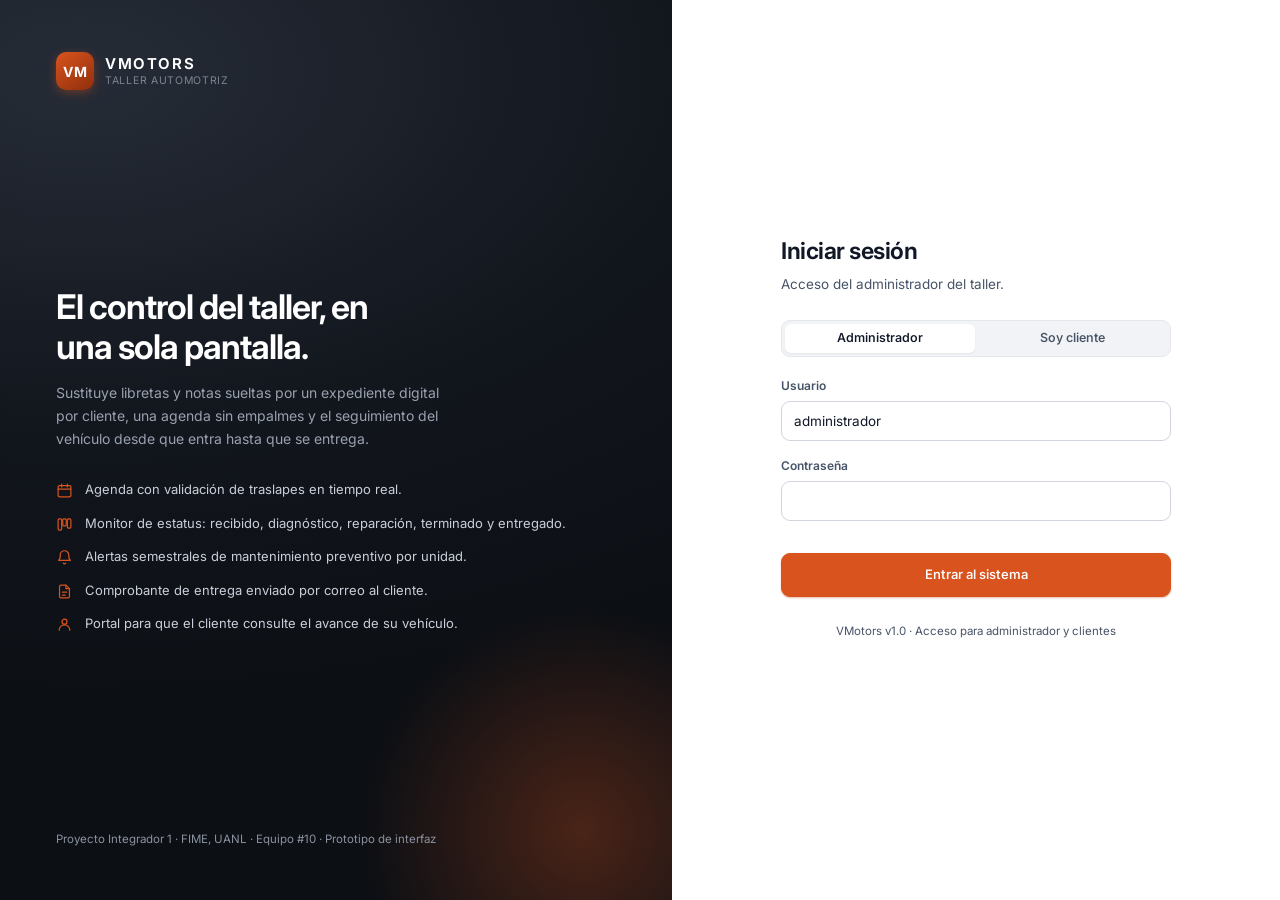
<file: frontend/login.html>
<!DOCTYPE html>
<html lang="es">
<head>
<meta charset="utf-8">
<meta name="viewport" content="width=device-width, initial-scale=1">
<title>Acceso · VMotors</title>
<link rel="icon" href="assets/img/favicon.svg">
<link rel="preconnect" href="https://fonts.googleapis.com">
<link rel="preconnect" href="https://fonts.gstatic.com" crossorigin>
<link href="https://fonts.googleapis.com/css2?family=Inter:wght@400;500;600;700&family=JetBrains+Mono:wght@500;600&display=swap" rel="stylesheet">
<link rel="stylesheet" href="assets/css/styles.css">
</head>
<body>
<div class="login-wrap">

  <aside class="login-aside">
    <div class="row" style="gap:11px">
      <div class="brand-mark">VM</div>
      <div class="brand-text">
        <span class="brand-name">VMOTORS</span>
        <span class="brand-sub">Taller automotriz</span>
      </div>
    </div>

    <div style="position:relative;z-index:1">
      <h2>El control del taller, en una sola pantalla.</h2>
      <p>Sustituye libretas y notas sueltas por un expediente digital por cliente, una agenda sin empalmes y el seguimiento del vehículo desde que entra hasta que se entrega.</p>

      <div class="login-feats">
        <div class="login-feat"><span data-icon="agenda"></span>
          <span>Agenda con validación de traslapes en tiempo real.</span></div>
        <div class="login-feat"><span data-icon="taller"></span>
          <span>Monitor de estatus: recibido, diagnóstico, reparación, terminado y entregado.</span></div>
        <div class="login-feat"><span data-icon="alertas"></span>
          <span>Alertas semestrales de mantenimiento preventivo por unidad.</span></div>
        <div class="login-feat"><span data-icon="ordenes"></span>
          <span>Comprobante de entrega enviado por correo al cliente.</span></div>
        <div class="login-feat"><span data-icon="usuario"></span>
          <span>Portal para que el cliente consulte el avance de su vehículo.</span></div>
      </div>
    </div>

    <div class="dim" style="font-size:11.5px;position:relative;z-index:1">
      Proyecto Integrador 1 · FIME, UANL · Equipo #10 · Prototipo de interfaz
    </div>
  </aside>

  <section class="login-panel">
    <div class="login-card">
      <h1>Iniciar sesión</h1>
      <p id="sub-login">Acceso del administrador del taller.</p>

      <div class="seg" id="tabs-acceso" style="width:100%;margin-bottom:20px">
        <button type="button" class="is-active" data-tab="admin" style="flex:1">Administrador</button>
        <button type="button" data-tab="cliente" style="flex:1">Soy cliente</button>
      </div>

      <form class="stack" style="gap:16px" id="form-login">
        <div class="field">
          <label>Usuario</label>
          <input class="input" id="in-usuario" value="administrador" autocomplete="username" required>
        </div>
        <div class="field">
          <label>Contraseña</label>
          <input class="input" id="in-contrasena" type="password" autocomplete="current-password" required>
        </div>
        <div id="aviso-login"></div>
        <button class="btn btn-primary" type="submit" style="height:44px" id="btn-entrar">Entrar al sistema</button>
      </form>

      <form class="stack" style="gap:16px" id="form-cliente" hidden>
        <div class="field">
          <label>Placas de tu vehículo</label>
          <input class="input mono" id="in-placas" placeholder="ABC-123-D" autocomplete="off"
                 style="text-transform:uppercase" required>
        </div>
        <div class="field">
          <label>Teléfono registrado</label>
          <input class="input" id="in-telefono" type="tel" inputmode="tel" placeholder="81 1234 5678"
                 autocomplete="tel" required>
          <span class="hint">El mismo que diste al dejar tu vehículo en el taller.</span>
        </div>
        <div id="aviso-cliente"></div>
        <button class="btn btn-primary" type="submit" style="height:44px" id="btn-cliente">Consultar mi vehículo</button>
      </form>

      <p class="dim tcenter" style="font-size:11.5px;margin-top:26px">
        VMotors v1.0 · Acceso para administrador y clientes
      </p>
    </div>
  </section>

</div>

<script src="assets/js/data.js"></script>
<script src="assets/js/app.js"></script>
<script>
/* Pestañas Administrador / Cliente (?cliente abre directo la segunda) */
function mostrarAcceso(tab) {
  document.querySelectorAll("#tabs-acceso button").forEach(b => b.classList.toggle("is-active", b.dataset.tab === tab));
  document.getElementById("form-login").hidden = tab !== "admin";
  document.getElementById("form-cliente").hidden = tab !== "cliente";
  document.getElementById("sub-login").textContent = tab === "admin"
    ? "Acceso del administrador del taller."
    : "Consulta en qué etapa va tu vehículo, tu historial de servicios y tus comprobantes.";
}
document.getElementById("tabs-acceso").addEventListener("click", (e) => {
  const b = e.target.closest("button");
  if (b) mostrarAcceso(b.dataset.tab);
});
if (new URLSearchParams(location.search).has("cliente")) mostrarAcceso("cliente");

document.getElementById("form-cliente").addEventListener("submit", async (e) => {
  e.preventDefault();
  const aviso = document.getElementById("aviso-cliente");
  const btn = document.getElementById("btn-cliente");
  aviso.innerHTML = "";
  btn.disabled = true;
  btn.textContent = "Buscando…";
  try {
    const r = await fetch("/api/portal/login", {
      method: "POST",
      credentials: "same-origin",
      headers: { "Content-Type": "application/json" },
      body: JSON.stringify({
        placas: document.getElementById("in-placas").value.trim(),
        telefono: document.getElementById("in-telefono").value.trim(),
      }),
    });
    const data = await r.json();
    if (data.ok) { window.location.href = "portal.html"; return; }
    const msg = r.status === 429 ? data.detail : (data.error || "Datos incorrectos.");
    aviso.innerHTML = `<div class="alert alert-danger">${icon("alerta")}<div>${msg}</div></div>`;
  } catch {
    aviso.innerHTML = `<div class="alert alert-danger">${icon("alerta")}<div>No fue posible conectar con el servidor.</div></div>`;
  } finally {
    btn.disabled = false;
    btn.textContent = "Consultar mi vehículo";
  }
});

document.getElementById("form-login").addEventListener("submit", async (e) => {
  e.preventDefault();
  const usuario = document.getElementById("in-usuario").value.trim();
  const contrasena = document.getElementById("in-contrasena").value;
  const aviso = document.getElementById("aviso-login");
  const btn = document.getElementById("btn-entrar");
  aviso.innerHTML = "";
  btn.disabled = true;
  btn.textContent = "Verificando…";
  try {
    const r = await fetch("/api/auth/login", {
      method: "POST",
      credentials: "same-origin",
      headers: { "Content-Type": "application/json" },
      body: JSON.stringify({ usuario, contrasena }),
    });
    const data = await r.json();
    if (data.ok) {
      window.location.href = "index.html";
      return;
    }
    aviso.innerHTML = `<div class="alert alert-danger"><span data-icon="alerta"></span><div>${data.error || "Usuario o contraseña incorrectos."}</div></div>`;
    initIcons(aviso);
  } catch (err) {
    aviso.innerHTML = `<div class="alert alert-danger"><span data-icon="alerta"></span><div>No fue posible conectar con el servidor.</div></div>`;
    initIcons(aviso);
  } finally {
    btn.disabled = false;
    btn.textContent = "Entrar al sistema";
  }
});
</script>
</body>
</html>
</file>
<file: frontend/assets/css/styles.css>
/* ==========================================================================
   VMotors - Sistema de Gestion para Taller Automotriz
   Hoja de estilos unica del prototipo visual (mockup estatico)
   ========================================================================== */

/* --------------------------------------------------------------------------
   1. Tokens de diseno
   -------------------------------------------------------------------------- */
:root {
  /* Superficies e ink */
  --bg:             #f4f5f7;
  --surface:        #ffffff;
  --surface-2:      #fafbfc;
  --surface-3:      #f1f3f6;
  --border:         #e4e7ec;
  --border-strong:  #d0d5dd;
  --ink:            #101828;
  --ink-2:          #475467;
  --ink-3:          #8a91a0;

  /* Marca */
  --nav:            #12161d;
  --nav-2:          #1b2029;
  --nav-ink:        #c9cfda;
  --accent:         #d9531e;
  --accent-dark:    #b8410f;
  --accent-weak:    #fdf1ea;

  /* Serie de datos (paleta validada) */
  --series-1:       #2a78d6;
  --series-1-weak:  #cde2fb;
  --grid:           #eceef2;

  /* Estados del taller */
  --st-pendiente:   #667085;
  --st-recibido:    #2a78d6;
  --st-diagnostico: #4a3aa7;
  --st-reparacion:  #eb6834;
  --st-terminado:   #008300;
  --st-entregado:   #344054;

  /* Semaforo */
  --good:           #0ca30c;
  --warning:        #fab219;
  --serious:        #ec835a;
  --critical:       #d03b3b;

  /* Geometria */
  --r-sm: 6px;
  --r:    10px;
  --r-lg: 14px;
  --shadow-xs: 0 1px 2px rgba(16, 24, 40, .05);
  --shadow-sm: 0 1px 3px rgba(16, 24, 40, .07), 0 1px 2px rgba(16, 24, 40, .04);
  --shadow-md: 0 8px 24px rgba(16, 24, 40, .09), 0 2px 6px rgba(16, 24, 40, .05);
  --shadow-lg: 0 24px 60px rgba(16, 24, 40, .18);
  --sidebar-w: 250px;
  --topbar-h: 66px;

  --font: "Inter", -apple-system, BlinkMacSystemFont, "Segoe UI", Roboto, Helvetica, Arial, sans-serif;
  --mono: "JetBrains Mono", ui-monospace, SFMono-Regular, Menlo, Consolas, monospace;
}

/* --------------------------------------------------------------------------
   2. Reset
   -------------------------------------------------------------------------- */
*, *::before, *::after { box-sizing: border-box; }
html, body { height: 100%; }
body { overflow-x: hidden; }
body {
  margin: 0;
  background: var(--bg);
  color: var(--ink);
  font-family: var(--font);
  font-size: 14px;
  line-height: 1.5;
  -webkit-font-smoothing: antialiased;
  text-rendering: optimizeLegibility;
}
h1, h2, h3, h4, p, figure { margin: 0; }
[hidden] { display: none !important; }
a { color: inherit; text-decoration: none; }
button, input, select, textarea { font: inherit; color: inherit; }
img, svg { vertical-align: middle; }
table { border-collapse: collapse; width: 100%; }
::selection { background: var(--accent-weak); }

/* Scrollbars discretas */
::-webkit-scrollbar { width: 10px; height: 10px; }
::-webkit-scrollbar-thumb { background: #d3d7de; border-radius: 8px; border: 3px solid transparent; background-clip: content-box; }
::-webkit-scrollbar-thumb:hover { background: #b9bfc9; background-clip: content-box; }
::-webkit-scrollbar-track { background: transparent; }

/* --------------------------------------------------------------------------
   3. Layout general
   -------------------------------------------------------------------------- */
.layout { display: flex; min-height: 100vh; }

.sidebar {
  width: var(--sidebar-w);
  flex: 0 0 var(--sidebar-w);
  background: var(--nav);
  color: var(--nav-ink);
  display: flex;
  flex-direction: column;
  position: sticky;
  top: 0;
  height: 100vh;
}
.main {
  flex: 1 1 auto;
  min-width: 0;
  display: flex;
  flex-direction: column;
}
.content {
  padding: 26px 30px 56px;
  flex: 1 1 auto;
  max-width: 1560px;
  width: 100%;
}

/* --------------------------------------------------------------------------
   4. Sidebar
   -------------------------------------------------------------------------- */
.brand {
  display: flex;
  align-items: center;
  gap: 11px;
  padding: 20px 18px 18px;
  border-bottom: 1px solid rgba(255,255,255,.07);
}
.brand-mark {
  width: 38px; height: 38px;
  border-radius: 10px;
  background: linear-gradient(145deg, var(--accent) 0%, #8f2f0c 100%);
  display: grid; place-items: center;
  color: #fff;
  font-weight: 700;
  font-size: 14px;
  letter-spacing: .5px;
  box-shadow: 0 3px 10px rgba(217, 83, 30, .35);
  flex: 0 0 auto;
}
.brand-text { display: flex; flex-direction: column; line-height: 1.2; }
.brand-name { color: #fff; font-weight: 650; font-size: 15px; letter-spacing: 1.6px; }
.brand-sub { font-size: 10.5px; color: #7c8494; letter-spacing: .7px; text-transform: uppercase; margin-top: 2px; }

.nav { padding: 14px 12px; overflow-y: auto; flex: 1 1 auto; }
.nav-group { margin-bottom: 18px; }
.nav-label {
  font-size: 10px; font-weight: 650; letter-spacing: 1.1px;
  text-transform: uppercase; color: #626b7c;
  padding: 0 10px 8px;
}
.nav-item {
  display: flex; align-items: center; gap: 11px;
  padding: 9px 10px;
  border-radius: 8px;
  color: var(--nav-ink);
  font-size: 13.5px;
  font-weight: 500;
  position: relative;
  transition: background .14s ease, color .14s ease;
}
.nav-item + .nav-item { margin-top: 2px; }
.nav-item svg { width: 17px; height: 17px; flex: 0 0 auto; opacity: .72; }
.nav-item:hover { background: rgba(255,255,255,.055); color: #fff; }
.nav-item:hover svg { opacity: 1; }
.nav-item.is-active { background: rgba(255,255,255,.09); color: #fff; }
.nav-item.is-active svg { opacity: 1; color: var(--accent); }
.nav-item.is-active::before {
  content: ""; position: absolute; left: -12px; top: 50%; transform: translateY(-50%);
  width: 3px; height: 20px; border-radius: 0 3px 3px 0; background: var(--accent);
}
.nav-badge {
  margin-left: auto;
  background: rgba(255,255,255,.1);
  color: #fff;
  font-size: 10.5px; font-weight: 650;
  padding: 1px 7px; border-radius: 20px;
  font-variant-numeric: tabular-nums;
}
.nav-badge.is-alert { background: rgba(208,59,59,.9); }

.sidebar-foot {
  border-top: 1px solid rgba(255,255,255,.07);
  padding: 14px 18px 16px;
  font-size: 11px;
  color: #626b7c;
  display: flex; justify-content: space-between; align-items: center;
}
.sidebar-foot a:hover { color: #fff; }
.side-logout {
  display: inline-flex; align-items: center; gap: 8px;
  color: var(--nav-ink, #c4cad4); font-size: 12.5px; font-weight: 550;
  padding: 7px 10px; margin-left: -10px; border-radius: 8px; text-decoration: none;
}
.side-logout svg { width: 16px; height: 16px; }
.side-logout:hover { background: rgba(255,255,255,.07); }

/* --------------------------------------------------------------------------
   5. Topbar
   -------------------------------------------------------------------------- */
.topbar {
  height: var(--topbar-h);
  flex: 0 0 var(--topbar-h);
  background: rgba(255,255,255,.88);
  backdrop-filter: saturate(180%) blur(10px);
  border-bottom: 1px solid var(--border);
  display: flex; align-items: center; gap: 18px;
  padding: 0 30px;
  position: sticky; top: 0; z-index: 40;
}
.topbar-titles { min-width: 0; }
.topbar h1 { font-size: 17px; font-weight: 650; letter-spacing: -.2px; overflow: hidden; text-overflow: ellipsis; white-space: nowrap; }
.topbar .crumb { font-size: 11.5px; color: var(--ink-3); letter-spacing: .2px; overflow: hidden; text-overflow: ellipsis; white-space: nowrap; }
.topbar-spacer { flex: 1 1 auto; }

/* Boton de menu: solo existe visualmente bajo los 900px (ver media query) */
.nav-toggle {
  display: none;
  width: 38px; height: 38px; flex: 0 0 auto;
  align-items: center; justify-content: center;
  border: 1px solid var(--border); border-radius: 9px;
  background: var(--surface); color: var(--ink-2); cursor: pointer;
}
.nav-toggle svg { width: 18px; height: 18px; }

.sidebar-backdrop {
  display: none;
  position: fixed; inset: 0; z-index: 105;
  background: rgba(16,24,40,.45);
}
.sidebar-backdrop.is-open { display: block; animation: fadeIn .15s ease both; }

.search {
  position: relative; width: 280px;
}
.search input {
  width: 100%;
  height: 38px;
  border: 1px solid var(--border);
  background: var(--surface-2);
  border-radius: 9px;
  padding: 0 12px 0 36px;
  font-size: 13px;
  outline: none;
  transition: border-color .15s, box-shadow .15s, background .15s;
}
.search input::placeholder { color: var(--ink-3); }
.search input:focus { border-color: var(--accent); background: #fff; box-shadow: 0 0 0 3px rgba(217,83,30,.12); }
.search svg { position: absolute; left: 12px; top: 50%; transform: translateY(-50%); width: 15px; height: 15px; color: var(--ink-3); }

.topbar-chip {
  display: inline-flex; align-items: center; gap: 8px;
  height: 38px; padding: 0 13px;
  border: 1px solid var(--border);
  border-radius: 9px;
  background: var(--surface);
  font-size: 12.5px; color: var(--ink-2); font-weight: 500;
  white-space: nowrap;
}
.topbar-chip svg { width: 15px; height: 15px; color: var(--ink-3); }

.avatar {
  width: 36px; height: 36px; border-radius: 50%;
  background: var(--nav); color: #fff;
  display: grid; place-items: center;
  font-size: 12px; font-weight: 650; letter-spacing: .3px;
}
.user-chip { display: flex; align-items: center; gap: 10px; }
.user-chip .u-name { font-size: 13px; font-weight: 600; line-height: 1.15; }
.user-chip .u-role { font-size: 11px; color: var(--ink-3); line-height: 1.15; }
.user-chip .top-logout { margin-left: 6px; gap: 6px; text-decoration: none; }
.user-chip .top-logout svg { width: 15px; height: 15px; }

/* --------------------------------------------------------------------------
   6. Encabezado de pagina y utilidades
   -------------------------------------------------------------------------- */
.page-head {
  display: flex; align-items: flex-end; justify-content: space-between;
  gap: 20px; margin-bottom: 20px; flex-wrap: wrap;
}
.page-head h2 { font-size: 21px; font-weight: 650; letter-spacing: -.35px; }
.page-head p { color: var(--ink-2); font-size: 13px; margin-top: 3px; max-width: 70ch; }
.page-actions { display: flex; gap: 9px; flex-wrap: wrap; }

.grid { display: grid; gap: 16px; }
.g-2 { grid-template-columns: repeat(2, minmax(0,1fr)); }
.g-3 { grid-template-columns: repeat(3, minmax(0,1fr)); }
.g-4 { grid-template-columns: repeat(4, minmax(0,1fr)); }
.g-main { grid-template-columns: minmax(0, 1.85fr) minmax(0, 1fr); }
.g-side { grid-template-columns: minmax(0, 1fr) minmax(0, 1.6fr); }
.stack { display: flex; flex-direction: column; gap: 16px; }
.row { display: flex; align-items: center; gap: 10px; }
.row-between { display: flex; align-items: center; justify-content: space-between; gap: 12px; }
.mt-16 { margin-top: 16px; }
.mt-24 { margin-top: 24px; }
.muted { color: var(--ink-2); }
.dim { color: var(--ink-3); }
.num { font-variant-numeric: tabular-nums; }
.mono { font-family: var(--mono); font-size: 12.5px; letter-spacing: -.2px; }
.nowrap { white-space: nowrap; }
.tright { text-align: right; }
.tcenter { text-align: center; }

/* --------------------------------------------------------------------------
   7. Card
   -------------------------------------------------------------------------- */
.card {
  background: var(--surface);
  border: 1px solid var(--border);
  border-radius: var(--r-lg);
  box-shadow: var(--shadow-xs);
  overflow: hidden;
}
.card-head {
  padding: 16px 18px;
  border-bottom: 1px solid var(--border);
  display: flex; align-items: center; justify-content: space-between; gap: 12px;
}
.card-head h3 { font-size: 14.5px; font-weight: 650; letter-spacing: -.1px; }
.card-head .sub { font-size: 12px; color: var(--ink-3); margin-top: 2px; }
.card-body { padding: 18px; }
.card-body.tight { padding: 0; }
.card-foot {
  padding: 12px 18px;
  border-top: 1px solid var(--border);
  background: var(--surface-2);
  display: flex; align-items: center; justify-content: space-between; gap: 12px;
  font-size: 12.5px; color: var(--ink-2);
}

/* --------------------------------------------------------------------------
   8. KPI tiles
   -------------------------------------------------------------------------- */
.kpi {
  background: var(--surface);
  border: 1px solid var(--border);
  border-radius: var(--r-lg);
  padding: 17px 18px 16px;
  box-shadow: var(--shadow-xs);
  position: relative;
  overflow: hidden;
}
.kpi::after {
  content: ""; position: absolute; inset: 0 auto 0 0; width: 3px;
  background: var(--kpi-accent, var(--border-strong));
}
.kpi-label {
  font-size: 10.5px; font-weight: 650; letter-spacing: 1px;
  text-transform: uppercase; color: var(--ink-3);
  display: flex; align-items: center; gap: 7px;
}
.kpi-value {
  font-size: 30px; font-weight: 660; letter-spacing: -1px;
  font-variant-numeric: tabular-nums;
  margin-top: 9px; line-height: 1.05;
}
.kpi-value .unit { font-size: 15px; font-weight: 550; color: var(--ink-3); letter-spacing: 0; margin-left: 3px; }
.kpi-foot { margin-top: 9px; font-size: 12px; color: var(--ink-2); display: flex; align-items: center; gap: 7px; }
.delta { display: inline-flex; align-items: center; gap: 3px; font-weight: 600; font-size: 11.5px; }
.delta.up { color: #0a7a0a; }
.delta.down { color: var(--critical); }
.delta svg { width: 12px; height: 12px; }

/* --------------------------------------------------------------------------
   9. Botones
   -------------------------------------------------------------------------- */
.btn {
  display: inline-flex; align-items: center; justify-content: center; gap: 7px;
  height: 38px; padding: 0 15px;
  border-radius: 9px;
  border: 1px solid var(--border-strong);
  background: var(--surface);
  color: var(--ink);
  font-size: 13px; font-weight: 550;
  cursor: pointer;
  white-space: nowrap;
  transition: background .14s, border-color .14s, box-shadow .14s, transform .05s;
  box-shadow: var(--shadow-xs);
}
.btn svg { width: 15px; height: 15px; }
.btn:hover { background: var(--surface-3); }
.btn:active { transform: translateY(1px); }
.btn-primary {
  background: var(--accent); border-color: var(--accent); color: #fff;
  box-shadow: 0 1px 2px rgba(184,65,15,.35);
}
.btn-primary:hover { background: var(--accent-dark); border-color: var(--accent-dark); }
.btn-dark { background: var(--nav); border-color: var(--nav); color: #fff; }
.btn-dark:hover { background: #232a35; border-color: #232a35; }
.btn-ghost { background: transparent; border-color: transparent; box-shadow: none; color: var(--ink-2); }
.btn-ghost:hover { background: var(--surface-3); color: var(--ink); }
.btn-sm { height: 32px; padding: 0 11px; font-size: 12.5px; border-radius: 8px; }
.btn-icon { width: 34px; padding: 0; }
.btn[disabled], .btn.is-disabled { opacity: .5; cursor: not-allowed; }

/* --------------------------------------------------------------------------
   10. Pills / badges
   -------------------------------------------------------------------------- */
.pill {
  display: inline-flex; align-items: center; gap: 6px;
  padding: 3px 9px 3px 7px;
  border-radius: 20px;
  font-size: 11.5px; font-weight: 600;
  border: 1px solid transparent;
  white-space: nowrap;
  line-height: 1.45;
}
.pill svg { width: 12px; height: 12px; }
.pill .dot { width: 6px; height: 6px; border-radius: 50%; background: currentColor; flex: 0 0 auto; }
.pill-plain { padding: 3px 9px; }

.st-pendiente   { color: #414b5c; background: #f1f2f4; border-color: #e1e4e9; }
.st-recibido    { color: #1b5cab; background: #eaf2fd; border-color: #d5e5fa; }
.st-diagnostico { color: #3b2e86; background: #eeecfa; border-color: #dedaf5; }
.st-reparacion  { color: #a83f14; background: #fdf0ea; border-color: #f8ded1; }
.st-terminado   { color: #056605; background: #e8f6e8; border-color: #d3ecd3; }
.st-entregado   { color: #344054; background: #eef0f3; border-color: #e0e4ea; }
.st-cancelada   { color: #a02a2a; background: #fceded; border-color: #f7dada; }
.st-agendada    { color: #1b5cab; background: #eaf2fd; border-color: #d5e5fa; }
.st-atendida    { color: #056605; background: #e8f6e8; border-color: #d3ecd3; }
.st-neutral     { color: var(--ink-2); background: var(--surface-3); border-color: var(--border); }
.st-warn        { color: #8a5a00; background: #fdf5e3; border-color: #f7e7c2; }
.st-critical    { color: #a02a2a; background: #fceded; border-color: #f7dada; }

/* --------------------------------------------------------------------------
   11. Tablas
   -------------------------------------------------------------------------- */
.table-wrap { overflow-x: auto; }
table.tbl { font-size: 13px; }
table.tbl thead th {
  position: sticky; top: 0; z-index: 2;
  background: var(--surface-2);
  text-align: left;
  font-size: 10.5px; font-weight: 650; letter-spacing: .9px; text-transform: uppercase;
  color: var(--ink-3);
  padding: 10px 16px;
  border-bottom: 1px solid var(--border);
  white-space: nowrap;
}
table.tbl tbody td {
  padding: 12px 16px;
  border-bottom: 1px solid var(--border);
  vertical-align: middle;
}
table.tbl tbody tr:last-child td { border-bottom: none; }
table.tbl tbody tr { transition: background .12s; }
table.tbl tbody tr:hover { background: var(--surface-2); }
table.tbl .cell-strong { font-weight: 600; }
table.tbl .cell-sub { font-size: 11.5px; color: var(--ink-3); margin-top: 1px; }
table.tbl td.actions { text-align: right; white-space: nowrap; }
.plate {
  display: inline-block;
  font-family: var(--mono);
  font-size: 12px; font-weight: 600; letter-spacing: .6px;
  background: var(--surface-3);
  border: 1px solid var(--border-strong);
  border-radius: 5px;
  padding: 2px 7px;
  color: var(--ink);
  white-space: nowrap;
}
.folio { font-family: var(--mono); font-size: 12.5px; font-weight: 600; color: var(--ink-2); }

.person { display: flex; align-items: center; gap: 10px; }
.person .av {
  width: 32px; height: 32px; border-radius: 50%;
  background: var(--surface-3); color: var(--ink-2);
  display: grid; place-items: center;
  font-size: 11px; font-weight: 650; letter-spacing: .2px;
  border: 1px solid var(--border);
  flex: 0 0 auto;
}

/* Barra de herramientas de tabla */
.toolbar {
  display: flex; align-items: center; gap: 10px; flex-wrap: wrap;
  padding: 14px 18px;
  border-bottom: 1px solid var(--border);
  background: var(--surface);
}
.toolbar .search { width: 260px; }
.seg {
  display: inline-flex; background: var(--surface-3);
  border: 1px solid var(--border); border-radius: 9px; padding: 3px; gap: 2px;
}
.seg button {
  border: 0; background: transparent; border-radius: 6px;
  padding: 5px 11px; font-size: 12.5px; font-weight: 550; color: var(--ink-2);
  cursor: pointer; transition: background .12s, color .12s;
}
.seg button:hover { color: var(--ink); }
.seg button.is-active { background: var(--surface); color: var(--ink); box-shadow: var(--shadow-xs); }
.seg button:disabled { color: var(--ink-3); opacity: .55; cursor: not-allowed; }
.seg button:disabled:hover { color: var(--ink-3); }

.pagination { display: flex; align-items: center; gap: 4px; }
.pagination button {
  min-width: 30px; height: 30px; padding: 0 8px;
  border: 1px solid var(--border); background: var(--surface);
  border-radius: 7px; font-size: 12.5px; cursor: pointer; color: var(--ink-2);
}
.pagination button:hover { background: var(--surface-3); }
.pagination button.is-active { background: var(--nav); border-color: var(--nav); color: #fff; font-weight: 600; }
.pagination button:disabled { opacity: .4; cursor: not-allowed; }
.pagination button:disabled:hover { background: var(--surface); }

/* --------------------------------------------------------------------------
   12. Formularios
   -------------------------------------------------------------------------- */
.field { display: flex; flex-direction: column; gap: 6px; }
.field > label {
  font-size: 12px; font-weight: 600; color: var(--ink-2);
  display: flex; align-items: center; gap: 5px;
}
.req { color: var(--accent); font-weight: 700; }
.input, .select, .textarea {
  width: 100%;
  border: 1px solid var(--border-strong);
  background: var(--surface);
  border-radius: 9px;
  padding: 0 12px;
  height: 40px;
  font-size: 13.5px;
  outline: none;
  transition: border-color .15s, box-shadow .15s;
}
.textarea { height: auto; padding: 10px 12px; resize: vertical; min-height: 90px; line-height: 1.55; }
.input:focus, .select:focus, .textarea:focus {
  border-color: var(--accent);
  box-shadow: 0 0 0 3px rgba(217,83,30,.12);
}
.input::placeholder, .textarea::placeholder { color: #a8aebb; }
.select {
  appearance: none;
  background-image: url("data:image/svg+xml;utf8,<svg xmlns='http://www.w3.org/2000/svg' width='16' height='16' viewBox='0 0 24 24' fill='none' stroke='%238a91a0' stroke-width='2.2' stroke-linecap='round' stroke-linejoin='round'><polyline points='6 9 12 15 18 9'/></svg>");
  background-repeat: no-repeat;
  background-position: right 11px center;
  padding-right: 34px;
}
.hint { font-size: 11.5px; color: var(--ink-3); }
.field-grid { display: grid; gap: 16px 16px; }
.fg-2 { grid-template-columns: repeat(2, minmax(0,1fr)); }
.fg-3 { grid-template-columns: repeat(3, minmax(0,1fr)); }
.fg-4 { grid-template-columns: repeat(4, minmax(0,1fr)); }
.span-2 { grid-column: span 2; }
.span-3 { grid-column: span 3; }
.span-full { grid-column: 1 / -1; }

.check { display: inline-flex; align-items: center; gap: 8px; font-size: 13px; color: var(--ink-2); cursor: pointer; }
.check input { width: 16px; height: 16px; accent-color: var(--accent); }

.radio-cards { display: grid; gap: 10px; grid-template-columns: repeat(auto-fit, minmax(150px, 1fr)); }
.radio-card {
  border: 1px solid var(--border-strong); border-radius: 10px;
  padding: 12px 13px; cursor: pointer;
  display: flex; align-items: center; gap: 10px;
  transition: border-color .14s, background .14s, box-shadow .14s;
  background: var(--surface);
}
.radio-card:hover { border-color: #b8bfcc; }
.radio-card input { accent-color: var(--accent); width: 16px; height: 16px; }
.radio-card .rc-title { font-size: 13px; font-weight: 600; }
.radio-card .rc-sub { font-size: 11.5px; color: var(--ink-3); }
.radio-card.is-selected { border-color: var(--accent); background: var(--accent-weak); box-shadow: 0 0 0 3px rgba(217,83,30,.09); }

.fieldset-title {
  font-size: 11px; font-weight: 650; letter-spacing: 1px; text-transform: uppercase;
  color: var(--ink-3); display: flex; align-items: center; gap: 10px;
  margin: 4px 0 2px;
}
.fieldset-title::after { content: ""; flex: 1 1 auto; height: 1px; background: var(--border); }

/* --------------------------------------------------------------------------
   13. Stepper
   -------------------------------------------------------------------------- */
.stepper { display: flex; align-items: flex-start; gap: 0; padding: 4px 2px 2px; }
.step { display: flex; align-items: center; gap: 12px; flex: 1 1 0; min-width: 0; }
.step:last-child { flex: 0 0 auto; }
.step-dot {
  width: 34px; height: 34px; border-radius: 50%;
  display: grid; place-items: center;
  border: 1.5px solid var(--border-strong);
  background: var(--surface);
  color: var(--ink-3);
  font-size: 13px; font-weight: 650;
  flex: 0 0 auto;
  transition: all .18s;
}
.step-meta { min-width: 0; }
.step-name { font-size: 13px; font-weight: 600; color: var(--ink-3); white-space: nowrap; overflow: hidden; text-overflow: ellipsis; }
.step-desc { font-size: 11.5px; color: var(--ink-3); white-space: nowrap; overflow: hidden; text-overflow: ellipsis; }
.step-line { flex: 1 1 auto; height: 1.5px; background: var(--border); margin: 0 14px; border-radius: 2px; }
.step.is-active .step-dot { border-color: var(--accent); background: var(--accent); color: #fff; box-shadow: 0 0 0 4px rgba(217,83,30,.13); }
.step.is-active .step-name { color: var(--ink); }
.step.is-done .step-dot { border-color: var(--good); background: var(--good); color: #fff; }
.step.is-done .step-name { color: var(--ink-2); }
.step.is-done + .step .step-line, .step.is-done .step-line { background: var(--good); }

.step-panel { display: none; }
.step-panel.is-current { display: block; animation: fadeUp .22s ease both; }
@keyframes fadeUp { from { opacity: 0; transform: translateY(6px);} to { opacity: 1; transform: none; } }

/* --------------------------------------------------------------------------
   14. Kanban
   -------------------------------------------------------------------------- */
.kanban {
  display: grid;
  grid-template-columns: repeat(6, minmax(196px, 1fr));
  gap: 12px;
  overflow-x: auto;
  padding-bottom: 10px;
  align-items: start;
}
.kb-col {
  background: var(--surface-3);
  border: 1px solid var(--border);
  border-radius: var(--r-lg);
  display: flex; flex-direction: column;
  min-height: 220px;
}
.kb-head {
  display: flex; align-items: center; gap: 8px;
  padding: 12px 13px 10px;
  border-bottom: 1px solid var(--border);
}
.kb-swatch { width: 9px; height: 9px; border-radius: 3px; flex: 0 0 auto; }
.kb-title { font-size: 12.5px; font-weight: 650; letter-spacing: -.1px; }
.kb-count {
  margin-left: auto; font-size: 11px; font-weight: 650;
  background: var(--surface); border: 1px solid var(--border);
  color: var(--ink-2); border-radius: 20px; padding: 1px 8px;
  font-variant-numeric: tabular-nums;
}
.kb-body { padding: 10px; display: flex; flex-direction: column; gap: 9px; min-height: 90px; }
.kb-card {
  background: var(--surface);
  border: 1px solid var(--border);
  border-radius: 10px;
  padding: 11px 12px;
  box-shadow: var(--shadow-xs);
  cursor: grab;
  transition: box-shadow .16s, transform .16s, border-color .16s;
  border-left: 3px solid var(--kb-accent, var(--border-strong));
}
.kb-card:hover { box-shadow: var(--shadow-md); transform: translateY(-1px); border-color: var(--border-strong); }
.kb-card.dragging { opacity: .45; cursor: grabbing; }
.kb-col.drop-target { outline: 2px dashed var(--accent); outline-offset: -3px; background: var(--accent-weak); }
.kb-card-top { display: flex; align-items: center; justify-content: space-between; gap: 8px; }
.kb-card-title { font-size: 13px; font-weight: 650; letter-spacing: -.1px; }
.kb-card-sub { font-size: 11.5px; color: var(--ink-3); margin-top: 2px; }
.kb-card-foot {
  margin-top: 10px; padding-top: 9px; border-top: 1px dashed var(--border);
  display: flex; align-items: center; justify-content: space-between;
  font-size: 11px; color: var(--ink-3);
}
.kb-empty {
  border: 1px dashed var(--border-strong); border-radius: 9px;
  padding: 18px 10px; text-align: center; color: var(--ink-3); font-size: 12px;
}

/* --------------------------------------------------------------------------
   15. Agenda / calendario
   -------------------------------------------------------------------------- */
.cal {
  display: grid;
  grid-template-columns: 74px repeat(6, minmax(120px, 1fr));
  border: 1px solid var(--border);
  border-radius: var(--r-lg);
  overflow: hidden;
  background: var(--surface);
}
.cal-cell { border-right: 1px solid var(--border); border-bottom: 1px solid var(--border); min-height: 60px; padding: 5px; }
.cal-cell.is-last-col { border-right: none; }
.cal-cell.is-last-row { border-bottom: none; }
.cal-head {
  background: var(--surface-2);
  padding: 10px 8px; text-align: center; min-height: 0;
}
.cal-head .d-name { font-size: 10.5px; text-transform: uppercase; letter-spacing: .9px; color: var(--ink-3); font-weight: 650; }
.cal-head .d-num { font-size: 17px; font-weight: 650; margin-top: 2px; font-variant-numeric: tabular-nums; }
.cal-head.is-today .d-num { color: var(--accent); }
.cal-head.is-today .d-name { color: var(--accent); }
.cal-hour {
  background: var(--surface-2); font-size: 11.5px; color: var(--ink-3);
  text-align: right; padding: 8px 10px; font-variant-numeric: tabular-nums; font-weight: 550;
}
.cal-slot { position: relative; transition: background .12s; }
.cal-slot.is-reservable { cursor: pointer; }
.cal-slot.is-reservable:hover { background: var(--surface-2); }
.cal-slot.is-reservable:hover::after {
  content: "+ Agendar"; position: absolute; inset: 6px;
  display: grid; place-items: center;
  border: 1px dashed var(--accent); border-radius: 7px;
  color: var(--accent); font-size: 11.5px; font-weight: 600;
  background: var(--accent-weak);
}
.cal-event {
  border-radius: 7px; padding: 6px 8px; height: 100%;
  font-size: 11.5px; line-height: 1.35;
  border-left: 3px solid var(--ev, var(--series-1));
  background: var(--ev-bg, #eaf2fd);
  color: var(--ink);
  overflow: hidden;
}
.cal-event .ev-title { font-weight: 650; white-space: nowrap; overflow: hidden; text-overflow: ellipsis; }
.cal-event .ev-sub { color: var(--ink-2); white-space: nowrap; overflow: hidden; text-overflow: ellipsis; }
.cal-event.is-cancel { opacity: .6; text-decoration: line-through; }

/* Vista de mes: cuadricula de dias en vez de horas */
.cal-mes {
  display: grid;
  grid-template-columns: repeat(7, minmax(0, 1fr));
  gap: 1px;
  background: var(--border);
  border: 1px solid var(--border);
  border-radius: var(--r-lg);
  overflow: hidden;
}
.cal-mes-head {
  background: var(--surface-2); padding: 8px; text-align: center;
  font-size: 10.5px; font-weight: 650; text-transform: uppercase; letter-spacing: .7px; color: var(--ink-3);
}
.cal-mes-dia {
  background: var(--surface); min-height: 96px; padding: 6px;
  display: flex; flex-direction: column; gap: 3px;
  cursor: pointer; transition: background .12s;
}
.cal-mes-dia:hover { background: var(--surface-2); }
.cal-mes-dia.is-fuera { background: var(--surface-2); }
.cal-mes-dia.is-fuera .cal-mes-num { color: var(--ink-3); }
.cal-mes-num { font-size: 12px; font-weight: 600; color: var(--ink-2); }
.cal-mes-dia.is-hoy .cal-mes-num {
  color: #fff; background: var(--accent); width: 20px; height: 20px; border-radius: 50%;
  display: inline-flex; align-items: center; justify-content: center; font-weight: 700;
}
.cal-mes-chip {
  font-size: 9.5px; padding: 1px 5px; border-radius: 4px;
  white-space: nowrap; overflow: hidden; text-overflow: ellipsis;
  border-left: 2px solid var(--ev, var(--series-1)); background: var(--ev-bg, #eaf2fd); color: var(--ink-2);
}
.cal-mes-chip.is-cancel { opacity: .55; text-decoration: line-through; }
.cal-mes-mas { font-size: 9px; color: var(--ink-3); font-weight: 550; }

/* Selector de bloques horarios (formulario E-01) */
.slots { display: grid; grid-template-columns: repeat(auto-fill, minmax(78px, 1fr)); gap: 8px; }
.slot {
  height: 36px; border-radius: 8px; cursor: pointer;
  border: 1px solid var(--border-strong); background: var(--surface);
  font-size: 12.5px; font-weight: 600; font-variant-numeric: tabular-nums;
  display: grid; place-items: center; color: var(--ink-2);
  transition: all .13s;
}
.slot:hover { border-color: var(--accent); color: var(--accent); }
.slot.is-taken {
  background: #fceded; border-color: #f3d4d4; color: #a02a2a;
  text-decoration: line-through; text-decoration-thickness: 1px;
}
.slot.is-selected { background: var(--accent); border-color: var(--accent); color: #fff; }
.slot.is-selected.is-taken { background: var(--critical); border-color: var(--critical); color: #fff; text-decoration: none; }

/* Alerta de traslape */
.alert {
  display: flex; gap: 11px; align-items: flex-start;
  border-radius: 10px; padding: 12px 14px;
  border: 1px solid var(--border); background: var(--surface-2);
  font-size: 12.5px; line-height: 1.5;
}
.alert svg { width: 17px; height: 17px; flex: 0 0 auto; margin-top: 1px; }
.alert .a-title { font-weight: 650; font-size: 13px; margin-bottom: 2px; }
.alert-danger  { background: #fdf1f1; border-color: #f6d9d9; color: #8c2020; }
.alert-warn    { background: #fdf7e8; border-color: #f5e5bd; color: #7a5300; }
.alert-info    { background: #eef4fd; border-color: #d8e6fa; color: #1a4d8f; }
.alert-good    { background: #eaf7ea; border-color: #d0eccf; color: #0a6b0a; }

/* --------------------------------------------------------------------------
   16. Charts (SVG a mano)
   -------------------------------------------------------------------------- */
.chart { width: 100%; display: block; overflow: visible; }
.chart .grid-line { stroke: var(--grid); stroke-width: 1; }
.chart .axis-text { fill: var(--ink-3); font-size: 10.5px; font-family: var(--font); }
.chart .axis-text.strong { fill: var(--ink-2); font-weight: 600; }
.chart .bar { fill: var(--series-1); transition: fill .14s; }
.chart .bar-track { fill: var(--surface-3); }
.chart g.bar-g:hover .bar { fill: #1c5cab; }
.chart .line { fill: none; stroke: var(--series-1); stroke-width: 2; stroke-linecap: round; stroke-linejoin: round; }
.chart .area { fill: url(#areaFade); }
.chart .marker { fill: var(--series-1); stroke: var(--surface); stroke-width: 2; }
.chart .value-label { fill: var(--ink-2); font-size: 10.5px; font-weight: 600; font-family: var(--font); font-variant-numeric: tabular-nums; }
.chart-hit { fill: transparent; cursor: crosshair; }
.chart-tip {
  position: absolute; z-index: 60; pointer-events: none;
  background: var(--nav); color: #fff;
  border-radius: 8px; padding: 7px 10px;
  font-size: 11.5px; line-height: 1.45;
  box-shadow: var(--shadow-md);
  opacity: 0; transform: translate(-50%, -120%);
  transition: opacity .12s;
  white-space: nowrap;
}
.chart-tip.is-on { opacity: 1; }
.chart-tip .t-k { color: #98a1b1; }
.chart-tip .t-v { font-weight: 650; font-variant-numeric: tabular-nums; }
.chart-holder { position: relative; }

/* Barras horizontales simples (distribucion) */
.hbar { display: flex; flex-direction: column; gap: 13px; }
.hbar-row { display: grid; grid-template-columns: 132px 1fr 46px; align-items: center; gap: 12px; }
.hbar-name { font-size: 12.5px; color: var(--ink-2); display: flex; align-items: center; gap: 7px; }
.hbar-track { height: 9px; border-radius: 5px; background: var(--surface-3); overflow: hidden; }
.hbar-fill { height: 100%; border-radius: 5px; background: var(--series-1); transition: width .5s cubic-bezier(.2,.8,.2,1); }
.hbar-val { font-size: 12.5px; font-weight: 650; text-align: right; font-variant-numeric: tabular-nums; }

/* --------------------------------------------------------------------------
   17. Timeline
   -------------------------------------------------------------------------- */
.timeline { position: relative; padding-left: 26px; }
.timeline::before {
  content: ""; position: absolute; left: 8px; top: 6px; bottom: 6px;
  width: 1.5px; background: var(--border);
}
.tl-item { position: relative; padding-bottom: 20px; }
.tl-item:last-child { padding-bottom: 0; }
.tl-item::before {
  content: ""; position: absolute; left: -22px; top: 4px;
  width: 11px; height: 11px; border-radius: 50%;
  background: var(--surface); border: 2px solid var(--tl-color, var(--border-strong));
}
.tl-item.is-current::before { background: var(--tl-color, var(--accent)); box-shadow: 0 0 0 4px rgba(217,83,30,.15); }
.tl-title { font-size: 13px; font-weight: 620; }
.tl-time { font-size: 11.5px; color: var(--ink-3); margin-top: 1px; }
.tl-note { font-size: 12.5px; color: var(--ink-2); margin-top: 5px; line-height: 1.55; }

/* --------------------------------------------------------------------------
   18. Modal (mockup)
   -------------------------------------------------------------------------- */
.modal-backdrop {
  position: fixed; inset: 0; z-index: 90;
  background: rgba(16,24,40,.45);
  backdrop-filter: blur(2px);
  display: none; align-items: center; justify-content: center;
  padding: 24px;
}
.modal-backdrop.is-open { display: flex; animation: fadeIn .15s ease both; }
@keyframes fadeIn { from { opacity: 0 } to { opacity: 1 } }
.modal {
  background: var(--surface); border-radius: var(--r-lg);
  box-shadow: var(--shadow-lg);
  width: min(720px, 100%); max-height: 88vh; overflow: auto;
  animation: pop .18s cubic-bezier(.2,.8,.2,1) both;
}
@keyframes pop { from { opacity: 0; transform: translateY(10px) scale(.985) } to { opacity: 1; transform: none } }
.modal-head { padding: 18px 20px; border-bottom: 1px solid var(--border); display: flex; justify-content: space-between; align-items: flex-start; gap: 14px; }
.modal-head h3 { font-size: 16px; font-weight: 650; }
.modal-body { padding: 20px; }
.modal-foot { padding: 14px 20px; border-top: 1px solid var(--border); background: var(--surface-2); display: flex; justify-content: flex-end; gap: 9px; }

/* --------------------------------------------------------------------------
   19. Listas descriptivas / ficha
   -------------------------------------------------------------------------- */
.dl { display: grid; grid-template-columns: auto 1fr; gap: 10px 18px; font-size: 13px; }
.dl dt { color: var(--ink-3); font-size: 12px; }
.dl dd { margin: 0; font-weight: 550; }
.spec-grid { display: grid; grid-template-columns: repeat(auto-fit, minmax(140px,1fr)); gap: 1px; background: var(--border); border: 1px solid var(--border); border-radius: 10px; overflow: hidden; }
.spec {
  background: var(--surface); padding: 12px 14px;
}
.spec .s-k { font-size: 10.5px; text-transform: uppercase; letter-spacing: .8px; color: var(--ink-3); font-weight: 650; }
.spec .s-v { font-size: 14px; font-weight: 600; margin-top: 4px; }

/* Lista de alertas */
.list { display: flex; flex-direction: column; }
.list-item {
  display: flex; align-items: center; gap: 12px;
  padding: 13px 18px; border-bottom: 1px solid var(--border);
  transition: background .12s;
}
.list-item:last-child { border-bottom: none; }
.list-item:hover { background: var(--surface-2); }
.list-item .li-main { min-width: 0; flex: 1 1 auto; }
.li-title { font-size: 13px; font-weight: 600; }
.li-sub { font-size: 11.5px; color: var(--ink-3); margin-top: 2px; }
.li-icon {
  width: 34px; height: 34px; border-radius: 9px; flex: 0 0 auto;
  display: grid; place-items: center; background: var(--surface-3); color: var(--ink-2);
}
.li-icon svg { width: 16px; height: 16px; }
.li-icon.warn { background: #fdf5e3; color: #8a5a00; }
.li-icon.crit { background: #fceded; color: #a02a2a; }
.li-icon.info { background: #eaf2fd; color: #1b5cab; }
.li-icon.good { background: #e8f6e8; color: #056605; }

/* --------------------------------------------------------------------------
   20. Login
   -------------------------------------------------------------------------- */
.login-wrap { min-height: 100vh; display: grid; grid-template-columns: 1.05fr .95fr; }
.login-aside {
  background: radial-gradient(1100px 640px at 12% 8%, #262c37 0%, #12161d 55%, #0c0f14 100%);
  color: #fff; padding: 52px 56px; display: flex; flex-direction: column; justify-content: space-between;
  position: relative; overflow: hidden;
}
.login-aside::after {
  content: ""; position: absolute; right: -140px; bottom: -160px;
  width: 460px; height: 460px; border-radius: 50%;
  background: radial-gradient(circle, rgba(217,83,30,.30) 0%, rgba(217,83,30,0) 68%);
}
.login-aside h2 { font-size: 34px; font-weight: 650; letter-spacing: -1px; line-height: 1.18; max-width: 15ch; }
.login-aside p { color: #99a1af; margin-top: 14px; max-width: 44ch; font-size: 14px; line-height: 1.65; }
.login-feats { display: flex; flex-direction: column; gap: 14px; margin-top: 30px; position: relative; z-index: 1; }
.login-feat { display: flex; gap: 12px; align-items: flex-start; font-size: 13px; color: #c9cfda; }
.login-feat svg { width: 17px; height: 17px; color: var(--accent); flex: 0 0 auto; margin-top: 2px; }
.login-panel { display: grid; place-items: center; padding: 40px; background: var(--surface); }
.login-card { width: min(390px, 100%); }
.login-card h1 { font-size: 23px; font-weight: 650; letter-spacing: -.5px; }
.login-card > p { color: var(--ink-2); font-size: 13.5px; margin-top: 6px; margin-bottom: 26px; }

/* --------------------------------------------------------------------------
   21. Comprobante imprimible
   -------------------------------------------------------------------------- */
.doc-shell { background: #e9ebef; min-height: 100vh; padding: 30px 20px 60px; }
.doc-bar {
  max-width: 820px; margin: 0 auto 18px;
  display: flex; align-items: center; justify-content: space-between; gap: 12px;
}
.sheet {
  max-width: 820px; margin: 0 auto;
  background: #fff; border-radius: 6px;
  box-shadow: var(--shadow-md);
  padding: 42px 46px 38px;
}
.sheet-head { display: flex; justify-content: space-between; align-items: flex-start; gap: 24px; padding-bottom: 20px; border-bottom: 2px solid var(--ink); }
.sheet-title { font-size: 12px; letter-spacing: 2.4px; text-transform: uppercase; color: var(--ink-3); font-weight: 650; }
.sheet-folio { font-size: 24px; font-weight: 660; letter-spacing: -.6px; font-variant-numeric: tabular-nums; }
.sheet-section { margin-top: 24px; }
.sheet .spec-grid { grid-template-columns: repeat(3, minmax(0, 1fr)); }
.sheet-section > h4 {
  font-size: 10.5px; letter-spacing: 1.4px; text-transform: uppercase; color: var(--ink-3);
  font-weight: 650; padding-bottom: 7px; border-bottom: 1px solid var(--border); margin-bottom: 12px;
}
.sign-row { display: grid; grid-template-columns: 1fr 1fr; gap: 60px; margin-top: 46px; }
.sign { text-align: center; }
.sign .line { border-top: 1px solid var(--ink); padding-top: 8px; font-size: 11.5px; color: var(--ink-2); }
.totals { margin-left: auto; width: 300px; font-size: 13px; }
.totals .t-row { display: flex; justify-content: space-between; padding: 7px 0; border-bottom: 1px dashed var(--border); }
.totals .t-row.grand { border-bottom: none; border-top: 2px solid var(--ink); margin-top: 6px; padding-top: 11px; font-size: 17px; font-weight: 660; }

@media print {
  .doc-shell { background: #fff; padding: 0; }
  .doc-bar, .no-print { display: none !important; }
  .sheet { box-shadow: none; max-width: none; padding: 0; border-radius: 0; }
  @page { margin: 16mm; }

  /* Cualquier otra pantalla (p.ej. el historial por placa de reportes.html):
     se imprime solo el contenido, sin el marco de navegacion ni controles. */
  .sidebar, .topbar, .page-actions, .toolbar, .pagination { display: none !important; }
}

/* --------------------------------------------------------------------------
   22. Responsivo
   -------------------------------------------------------------------------- */
@media (max-width: 1400px) {
  .g-4 { grid-template-columns: repeat(2, minmax(0,1fr)); }
}
@media (max-width: 1180px) {
  .g-main, .g-side, .g-3 { grid-template-columns: minmax(0,1fr); }
  .fg-4 { grid-template-columns: repeat(2, minmax(0,1fr)); }
}
@media (max-width: 900px) {
  .nav-toggle { display: inline-flex; }
  .sidebar {
    position: fixed; top: 0; left: 0; z-index: 110;
    transform: translateX(-100%);
    transition: transform .2s ease;
    box-shadow: var(--shadow-lg);
  }
  .sidebar.is-open { transform: translateX(0); }
  .content { padding: 20px 16px 44px; }
  .topbar { padding: 0 16px; }
  .search { display: none; }
  .g-2, .fg-3, .fg-2 { grid-template-columns: minmax(0,1fr); }
  .span-2, .span-3 { grid-column: auto; }
  .login-wrap { grid-template-columns: 1fr; }
  .login-aside { display: none; }
  .cal { grid-template-columns: 60px repeat(6, minmax(96px, 1fr)); }
}
@media (max-width: 640px) {
  .topbar-chip { display: none; }
  .user-chip .u-name, .user-chip .u-role { display: none; }
  .user-chip .top-logout span { display: none; }   /* en celular solo el icono */
  .fg-4 { grid-template-columns: minmax(0,1fr); }
  .page-head h2 { font-size: 19px; }
}

/* --------------------------------------------------------------------------
   22b. Overlay de carga inicial (mientras llega la primera respuesta de la API)
   -------------------------------------------------------------------------- */
.vm-loading {
  position: fixed; inset: 0; z-index: 200;
  display: flex; flex-direction: column; align-items: center; justify-content: center;
  gap: 14px; background: var(--bg, #f4f5f7);
  color: var(--ink-3, #6b7280); font-size: 13px; font-weight: 500;
}
.vm-spinner {
  width: 30px; height: 30px; border-radius: 50%;
  border: 3px solid var(--border, #e2e4e9); border-top-color: var(--accent, #2563eb);
  animation: vm-spin .8s linear infinite;
}
@keyframes vm-spin { to { transform: rotate(360deg); } }

/* --------------------------------------------------------------------------
   23. Toasts (avisos de prototipo)
   -------------------------------------------------------------------------- */
.toast-stack {
  position: fixed; right: 22px; bottom: 22px; z-index: 120;
  display: flex; flex-direction: column; gap: 9px; align-items: flex-end;
}
.toast {
  display: flex; align-items: center; gap: 10px;
  background: var(--nav); color: #fff;
  border-radius: 10px; padding: 11px 15px;
  font-size: 12.5px; font-weight: 500;
  box-shadow: var(--shadow-md);
  max-width: 360px;
  opacity: 0; transform: translateY(10px);
  transition: opacity .2s ease, transform .2s ease;
}
.toast.is-on { opacity: 1; transform: none; }
.toast svg { width: 16px; height: 16px; color: var(--accent); flex: 0 0 auto; }
.toast-ok svg { color: #4ade80; }
.toast-danger svg { color: #f87171; }

/* --------------------------------------------------------------------------
   24. Tarjetas de vehiculo
   -------------------------------------------------------------------------- */
.veh-grid { display: grid; grid-template-columns: repeat(auto-fill, minmax(320px, 1fr)); gap: 16px; }
.veh-card {
  background: var(--surface); border: 1px solid var(--border);
  border-radius: var(--r-lg); box-shadow: var(--shadow-xs);
  overflow: hidden; transition: box-shadow .16s, transform .16s, border-color .16s;
}
.veh-card:hover { box-shadow: var(--shadow-md); transform: translateY(-2px); border-color: var(--border-strong); }
.veh-top {
  display: flex; align-items: flex-start; justify-content: space-between; gap: 12px;
  padding: 15px 16px 13px;
  background: linear-gradient(180deg, var(--surface-2) 0%, var(--surface) 100%);
  border-bottom: 1px solid var(--border);
}
.veh-name { font-size: 15px; font-weight: 650; letter-spacing: -.2px; }
.veh-sub { font-size: 11.5px; color: var(--ink-3); margin-top: 2px; }
.veh-body { padding: 14px 16px; }
.veh-specs { display: grid; grid-template-columns: repeat(2, 1fr); gap: 10px 14px; }
.veh-spec .k { font-size: 10px; text-transform: uppercase; letter-spacing: .8px; color: var(--ink-3); font-weight: 650; }
.veh-spec .v { font-size: 13px; font-weight: 550; margin-top: 1px; }
.veh-foot {
  border-top: 1px solid var(--border); padding: 11px 16px;
  display: flex; align-items: center; justify-content: space-between; gap: 10px;
  background: var(--surface-2); font-size: 12px; color: var(--ink-2);
}

/* --------------------------------------------------------------------------
   25. Selector de flujo de estatus (formulario E-02)
   -------------------------------------------------------------------------- */
.flow { display: flex; align-items: stretch; gap: 0; flex-wrap: wrap; }
.flow-step {
  flex: 1 1 130px;
  border: 1px solid var(--border-strong);
  background: var(--surface);
  padding: 11px 12px;
  cursor: pointer;
  position: relative;
  transition: all .15s;
  text-align: left;
}
.flow-step:first-child { border-radius: 10px 0 0 10px; }
.flow-step:last-child  { border-radius: 0 10px 10px 0; }
.flow-step + .flow-step { border-left: none; }
.flow-step .fs-n { font-size: 10px; font-weight: 700; letter-spacing: .8px; color: var(--ink-3); }
.flow-step .fs-l { font-size: 12.5px; font-weight: 600; margin-top: 3px; line-height: 1.25; }
.flow-step:hover { background: var(--surface-2); }
.flow-step.is-done { background: var(--surface-3); }
.flow-step.is-done .fs-l, .flow-step.is-done .fs-n { color: var(--ink-3); }
.flow-step.is-current {
  background: var(--fs-color, var(--accent));
  border-color: var(--fs-color, var(--accent));
  box-shadow: 0 2px 8px rgba(16,24,40,.16);
  z-index: 1;
}
.flow-step.is-current .fs-l, .flow-step.is-current .fs-n { color: #fff; }
.flow-step.is-blocked { opacity: .55; }

/* Renglones de refacciones */
.line-add {
  display: flex; align-items: center; gap: 8px; padding: 11px 16px;
  border-top: 1px dashed var(--border); color: var(--ink-2);
  font-size: 12.5px; cursor: pointer; background: var(--surface-2);
}
.line-add:hover { color: var(--accent); }
.line-add svg { width: 15px; height: 15px; }
</file>
